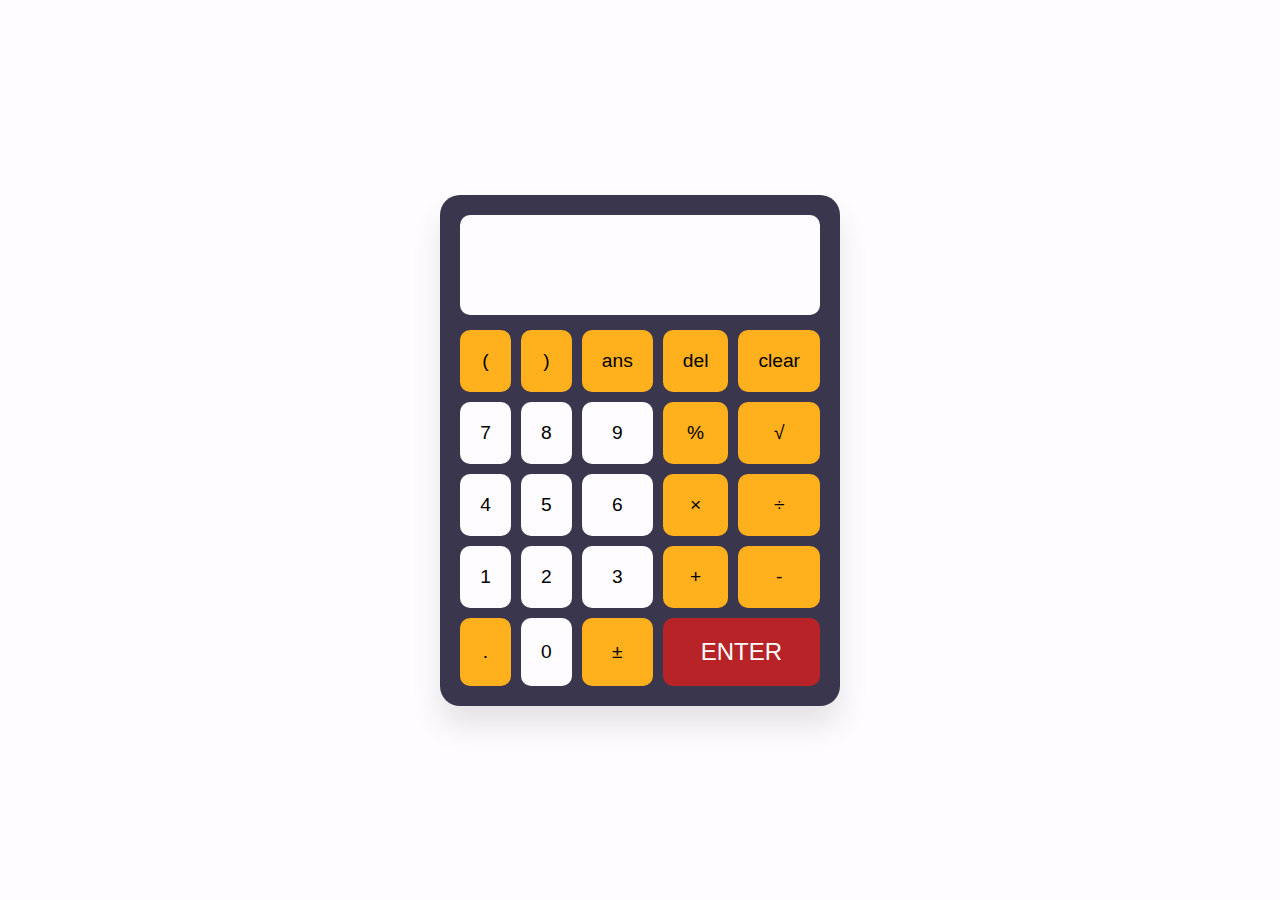
<file: Level 2/Task 1/index.html>
<!DOCTYPE html>
<html lang="en">
<head>
    <meta charset="UTF-8">
    <meta name="viewport" content="width=device-width, initial-scale=1.0">
    <meta http-equiv="X-UA-Compatible" content="ie=edge">
    <title>Level 2 Task 1 Calculator</title>
    <link rel="stylesheet" href="style.css">
</head>
<body>
    <div class="calculator">
        <div class="display">
            <!-- Expression and Result Display -->
                <input type="text" id="expression" disabled  />
                <input type="text" id="result" disabled  />
        </div>
        <div class="buttons">
            <!-- Calculator Buttons -->
            <button class="du" onclick="btnInput('(')">&#40;</button>
            <button class="du" onclick="btnInput(')')">&#41;</button>
            <button class="du" onclick="insertAns()">ans</button>
            <button class="du" onclick="deleteLast()">del</button>
            <button class="du" onclick="clearScreen()">clear</button>
            <button onclick="btnInput('7')">7</button>
            <button onclick="btnInput('8')">8</button>
            <button onclick="btnInput('9')">9</button>
            <button class="du" onclick="btnInput('%')">&#37;</button>
            <button class="du" onclick="btnInput('sqrt(')">&#8730;</button>
            <button onclick="btnInput('4')">4</button>
            <button onclick="btnInput('5')">5</button>
            <button onclick="btnInput('6')">6</button>
            <button class="du" onclick="btnInput('*')">&#215;</button>
            <button class="du" onclick="btnInput('÷')">&#247;</button>
            <button onclick="btnInput('1')">1</button>
            <button onclick="btnInput('2')">2</button>
            <button onclick="btnInput('3')">3</button>
            <button class="du" onclick="btnInput('+')">+</button>
            <button class="du" onclick="btnInput('-')">-</button>
            <button class="du" onclick="btnInput('.')">.</button>
            <button onclick="btnInput('0')">0</button>
            <button class="du" class="sign-btn" onclick="toggleSign()">±</button>
            <button class="enter-btn" onclick="calculateResult()">ENTER</button>
        </div>
    </div>
    <script src="script.js"></script>
</body>
</html>
</file>
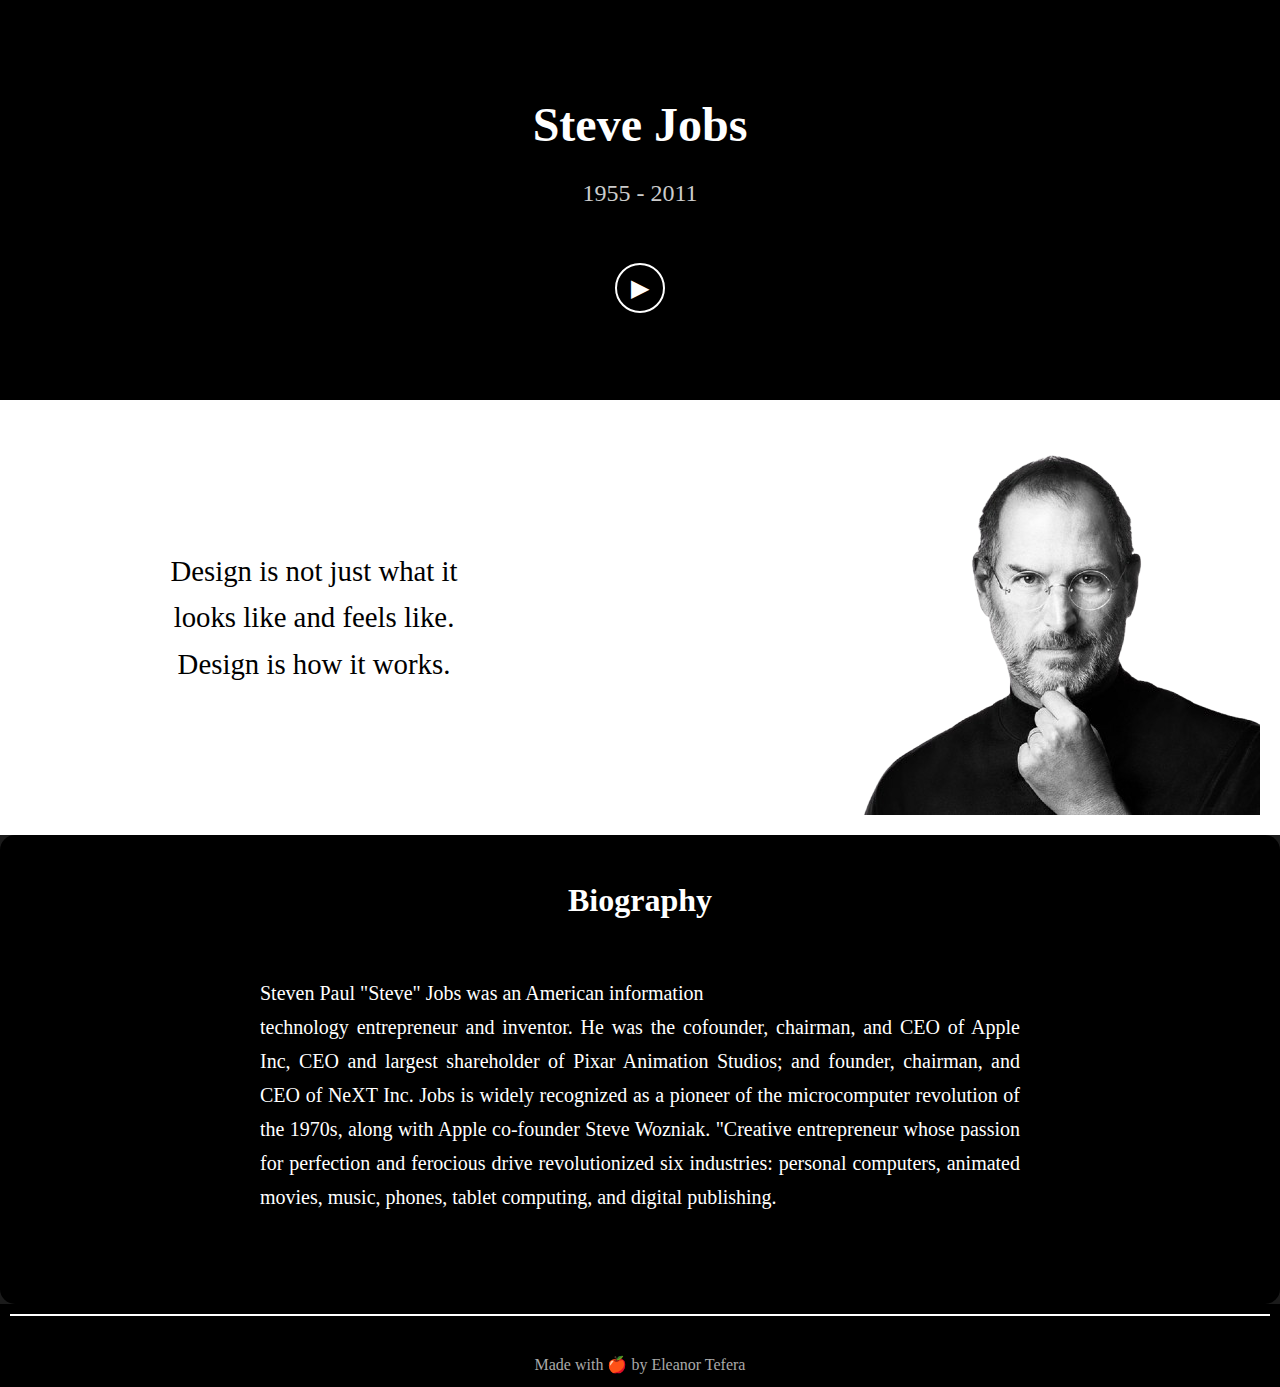
<file: Level 2/Task 2/Index.html>
<!DOCTYPE html>
<html lang="en">
<head>
    <meta charset="UTF-8">
    <meta name="viewport" content="width=device-width, initial-scale=1.0">
    <title>Steve Jobs Tribute Page</title>
    <link rel="stylesheet" href="style.css">
</head>
<body>

    <div class="container">

        <!-- Header Section -->
        <div class="tribute-header">
            <h1>Steve Jobs</h1>
            <p>1955 - 2011</p>
            <div class="play-button">
                <button id="playVideo">▶</button>
            </div>
        </div>

        <!-- Quote Section with Image -->
        <div class="quote-section">
            <div class="quote-container">
                <blockquote  >
                    <p>Design is not just what it<br> looks like 
                        and feels like.<br> Design is how it works.</p>
                </blockquote>
                <img src="steve.png" alt="Steve Jobs">
            </div>
        </div>

        <!-- Biography Section  -->
        <div class="biography">
            <h2>Biography</h2>
       
            <p>Steven Paul "Steve" Jobs was an American information <br>
                technology entrepreneur and inventor. He was the 
                cofounder, chairman, and CEO of Apple Inc, CEO and largest shareholder of Pixar Animation Studios; and 
                founder, chairman, and CEO of NeXT Inc. Jobs is widely
                 recognized as a pioneer of the microcomputer revolution 
                 of the 1970s, along with Apple co-founder Steve Wozniak.
                  "Creative entrepreneur whose passion for perfection  and
                  ferocious drive revolutionized six industries: personal 
                  computers, animated movies, music, phones, tablet
                   computing, and digital publishing.
               </p>
          
        </div>

        <!-- Footer Section -->
        <div class="footer">
            <hr> 
            <br>
            <p>Made with 🍎 by Eleanor Tefera</p>
        </div>

    </div>

</body>
</html>
</file>
<file: Level 2/Task 1/style.css>
* {
    box-sizing: border-box;
    margin: 0;
    padding: 0;
    font-family: Arial, sans-serif;
}

body {
    display: flex;
    justify-content: center;
    align-items: center;
    height: 100vh;
    background-color: #fffcff; /* Match the background color */
}

.calculator {
    background-color: #39364e;
    border-radius: 20px;
    padding: 20px;
    box-shadow: 0px 20px 30px rgba(0, 0, 0, 0.1);
    width: 400px;
}

.display {
    background-color: #fffcff;
    padding: 15px;
    border-radius: 10px;
    margin-bottom: 15px;
    display: flex;
    flex-direction: column;
    justify-content: space-between;
    height: 100px;
}

#expression {
    width: 100%;
    font-size: 1.5rem;
    text-align: left;
    background: none;
    border: none;
    color: #333;
    outline: none;
}
#result {
    font-size: 2.5rem;
    font-weight: bold;
    width: 100%;
    text-align: right;
    background: none;
    border: none;
    color: #333;
    outline: none;
}

.buttons {
    display: grid;
    grid-template-columns: repeat(5, 1fr);
    grid-gap: 10px;
}

button {
    padding: 20px;
    background-color: #fffcff;
    border: none;
    font-size: 1.2rem;
    cursor: pointer;
    border-radius: 10px;
    transition: background-color 0.2s ease-in-out;
}

button:hover {
    background-color:#ffb01d;
}

.enter-btn {
    grid-column: span 2;
    background-color: #b72326;
    color: white;
    font-size: 1.5rem;
}

.enter-btn:hover {
    background-color: #ffffff;
    color: #39364e;

}
.du{
    background-color: #ffb01d; 
}

.du:hover {
    background-color: #ffffff;
    color: #39364e;

}
.sign-btn {
    background-color: #bdd6f0;
    grid-column: span 2; 
}
</file>
<file: Level 2/Task 2/style.css>
/* General Reset */
* {
    margin: 0;
    padding: 0;
    box-sizing: border-box;
    font-style: normal;
    text-align: center;
}

body {
    background-color: #1b1b1b;
    color: #fff;
    font-size: 16px;
    line-height: 1.6;
    overflow-y: auto; 
    height: 100vh;  
}

/* Container */
.container {
    display: flex;
    flex-direction: column;
    max-width: 1900px;
    margin: 0 auto; /* Center content */
}

/* Header Section Styling */
.tribute-header {
    background-color: #000; 
    text-align: center;
    padding: 50px 20px; 
    height: 400px; 
    display: flex;
    flex-direction: column;
    justify-content: center;
    align-items: center;
    
}

.tribute-header h1 {
 
    font-size: 3rem;
    color: #fff;
    margin-bottom: 10px; 
}

.tribute-header p {
   
    font-size: 1.5rem;
    color: #ccc; 
    margin-bottom: 30px; 
    
}

.play-button {
    margin-top: 20px;
}

button#playVideo {
    background-color: transparent;
    border: 2px solid #fff;
    border-radius: 50%;
    width: 50px;
    height: 50px;
    font-size: 1.5rem;
    color: #fff;
    cursor: pointer;
    transition: background-color 0.3s ease;
}

button#playVideo:hover {
    background-color: #fff;
    color: #000;
}

/* Quote Section Styling */
.quote-section {
    background-color: #fff;
    color: #000;
    padding: 20px;
    text-align: center;
}

/* Align quote and image side by side */
.quote-container {
    gap: 20px;
    display: flex;
    align-items: center;
    justify-content: space-between;
  
}


/* Blockquote styling */
.quote-section blockquote {
   
    font-size: 1.8rem;
    margin-bottom: 0;
    text-align: center;
    flex: 1;
}

/* Biography Section Styling */
.biography {
    background-color: #000;
    color: #fff;
    padding: 40px;
    border-radius: 15px;
    text-align: center;
    height: auto;
}

.biography h2 {
    margin-bottom: 20px;
    font-size: 2rem;
}

.biography p {
    text-align: justify;
    font-size: 20px;
    line-height: 1.7;
    max-width: 800px;
    margin-bottom: 50px;
    margin: 50px auto;
    padding: 0 20px;
}

/* Footer Section Styling */
.footer {
    padding: 10px;
    background-color: #000;
    color: #aaa;
    text-align: center;
}

.footer hr {
    border: none;
    border-top: 2px solid #fff;
    margin-bottom: 10px;
}

.footer p {
    font-size: 1rem;
}

.footer a {
    color: #fff;
    text-decoration: none;
}

.footer a:hover {
    text-decoration: underline;
}

/* Responsive Styles */
@media (max-width: 1200px) {
    .tribute-header h1 {
        font-size: 2.5rem;
    }

    .tribute-header p {
        font-size: 1.3rem;
    }

    .quote-container {
        flex-direction: column;
        gap: 10px;
    }
}

@media (max-width: 768px) {
    .tribute-header {
        height: auto;
        padding: 20px;
    }

    .tribute-header h1 {
        font-size: 2rem;
    }

    .tribute-header p {
        font-size: 1.2rem;
    }

    .quote-section blockquote {
        font-size: 1.5rem;
    }

    .biography h2 {
        font-size: 1.8rem;
    }

    .du {
        font-size: 18px;
        line-height: 1.5;
    }

    .quote-section {
        padding: 20px;
    }
}

@media (max-width: 480px) {
    .tribute-header h1 {
        font-size: 1.8rem;
    }

    .tribute-header p {
        font-size: 1rem;
    }

    button#playVideo {
        width: 40px;
        height: 40px;
        font-size: 1.2rem;
    }

    .quote-section blockquote {
        font-size: 1.2rem;
    }

    .biography h2 {
        font-size: 1.5rem;
    }

    .du {
        font-size: 16px;
        line-height: 1.4;
    }

    .footer p {
        font-size: 0.9rem;
    }
}
</file>
